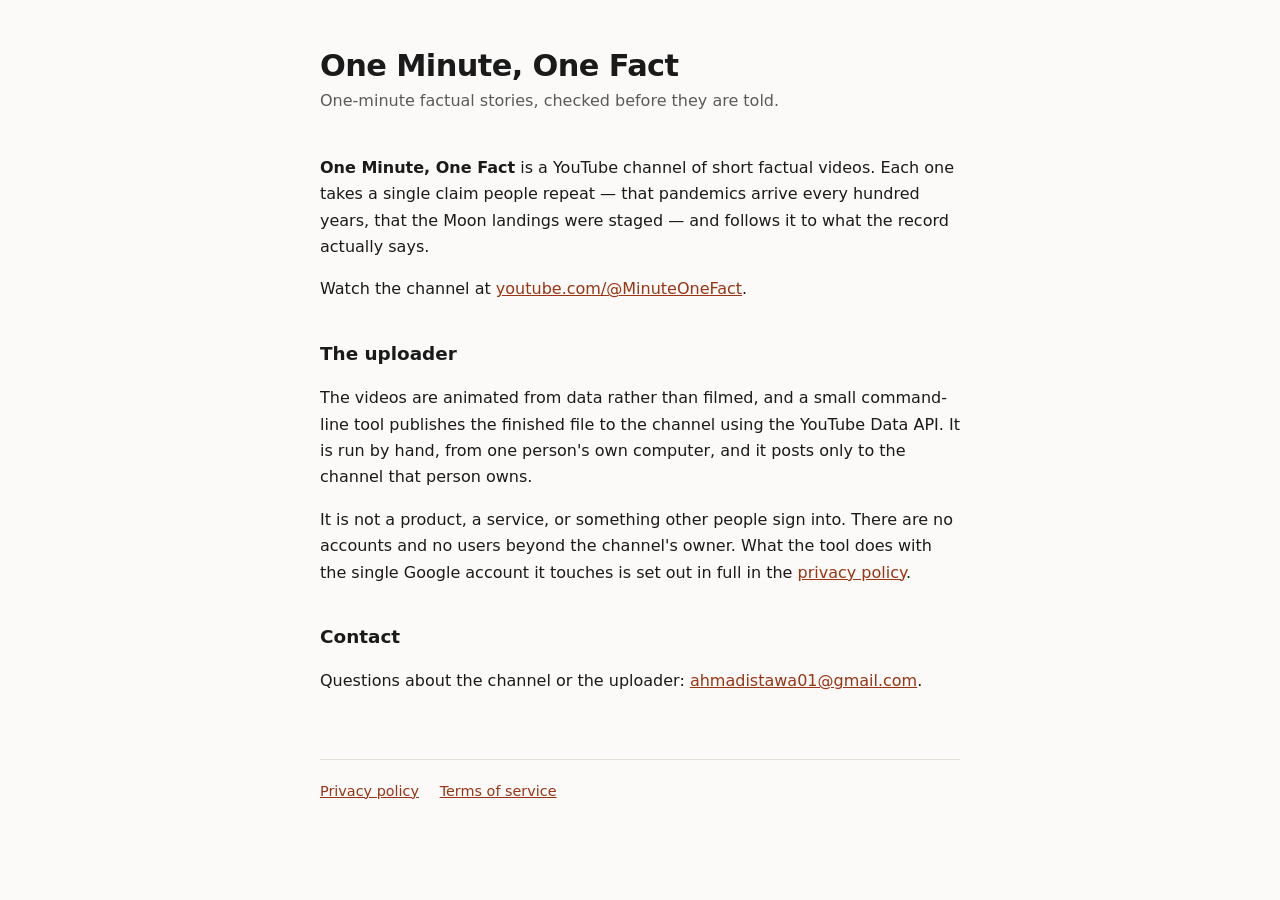
<file: index.html>
<!doctype html>
<html lang="en">
<head>
<meta charset="utf-8">
<meta name="viewport" content="width=device-width, initial-scale=1">
<title>One Minute, One Fact</title>
<meta name="description" content="A YouTube channel of one-minute factual stories, and the tool that publishes them.">
<link rel="stylesheet" href="style.css">
</head>
<body>

<h1>One Minute, One Fact</h1>
<p class="sub">One-minute factual stories, checked before they are told.</p>

<p>
  <strong>One Minute, One Fact</strong> is a YouTube channel of short factual
  videos. Each one takes a single claim people repeat &mdash; that pandemics
  arrive every hundred years, that the Moon landings were staged &mdash; and
  follows it to what the record actually says.
</p>

<p>
  Watch the channel at
  <a href="https://www.youtube.com/@MinuteOneFact">youtube.com/@MinuteOneFact</a>.
</p>

<h2>The uploader</h2>

<p>
  The videos are animated from data rather than filmed, and a small command-line
  tool publishes the finished file to the channel using the YouTube Data API. It
  is run by hand, from one person's own computer, and it posts only to the
  channel that person owns.
</p>

<p>
  It is not a product, a service, or something other people sign into. There are
  no accounts and no users beyond the channel's owner. What the tool does with
  the single Google account it touches is set out in full in the
  <a href="privacy.html">privacy policy</a>.
</p>

<h2>Contact</h2>

<p>
  Questions about the channel or the uploader:
  <a href="mailto:ahmadistawa01@gmail.com">ahmadistawa01@gmail.com</a>.
</p>

<footer>
  <a href="privacy.html">Privacy policy</a>
  <a href="terms.html">Terms of service</a>
</footer>

</body>
</html>
</file>
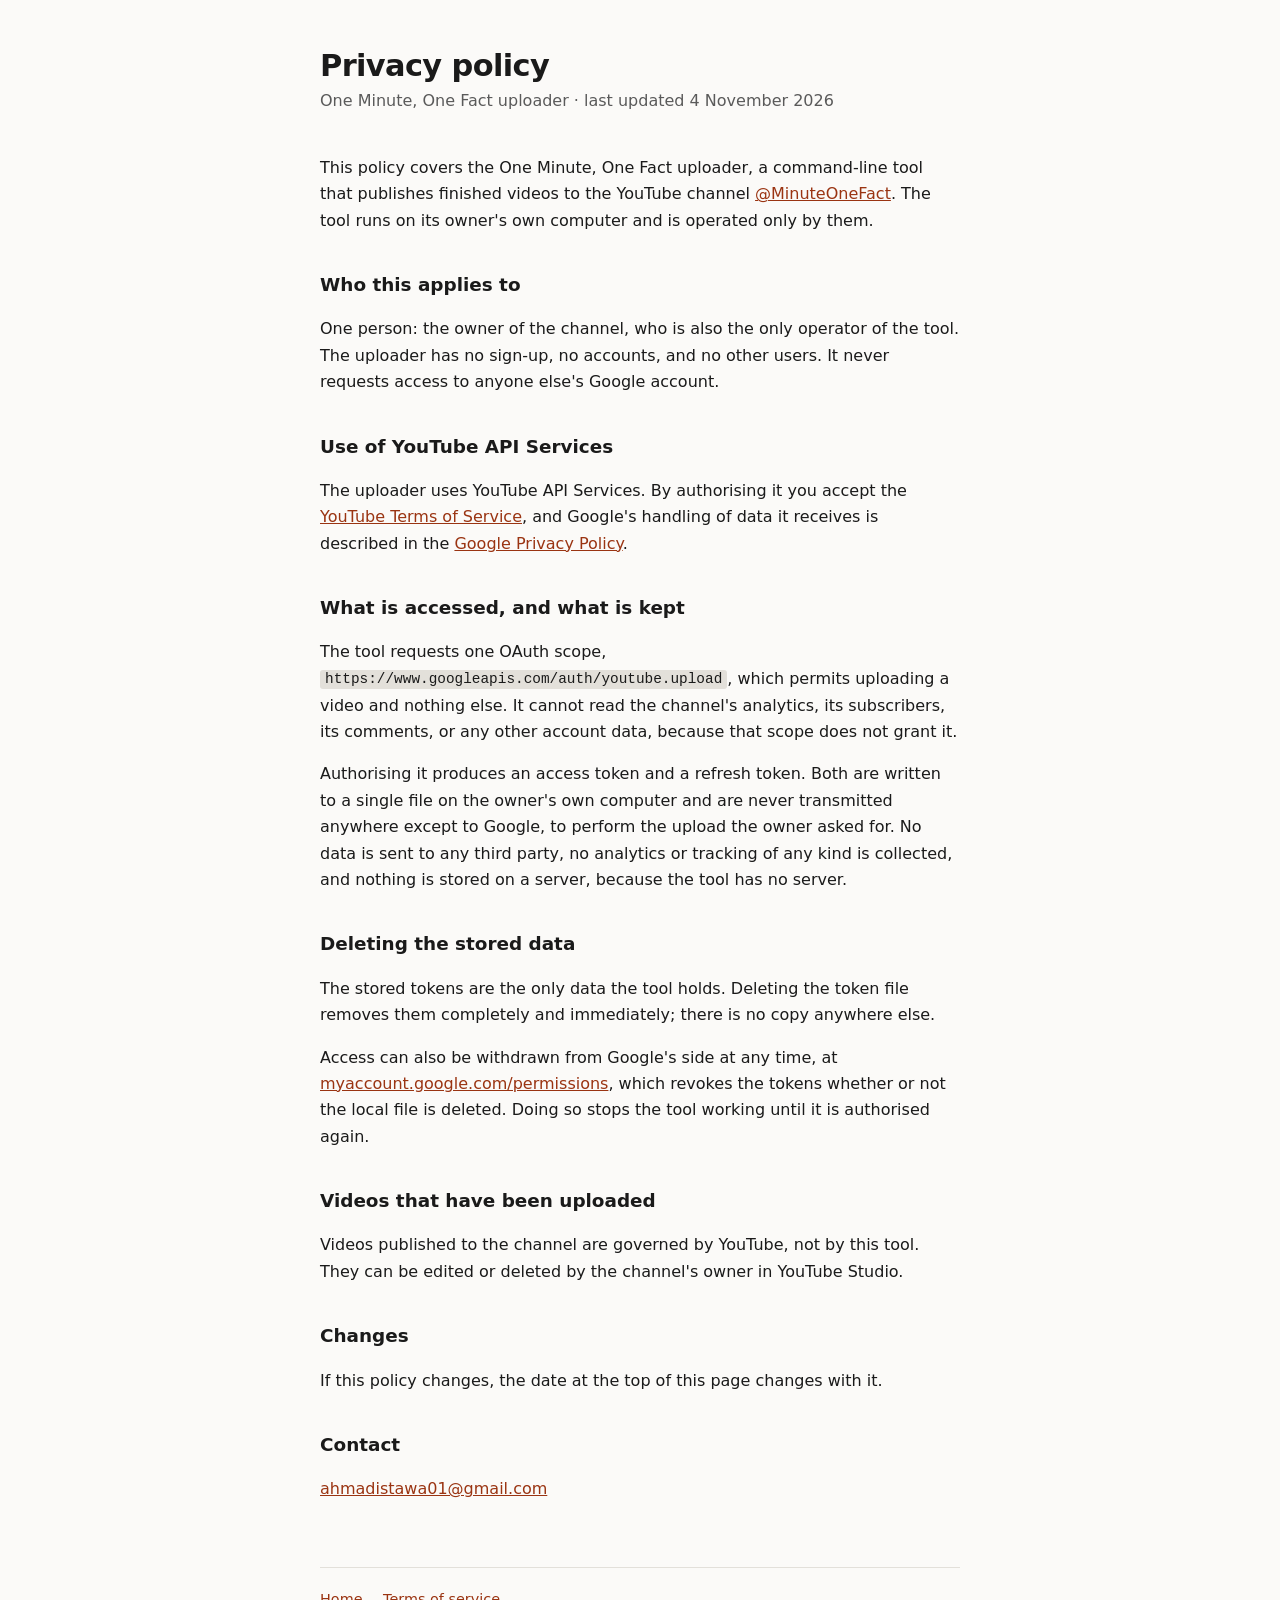
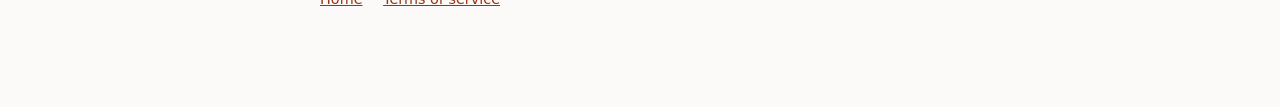
<file: privacy.html>
<!doctype html>
<html lang="en">
<head>
<meta charset="utf-8">
<meta name="viewport" content="width=device-width, initial-scale=1">
<title>Privacy Policy &mdash; One Minute, One Fact</title>
<meta name="description" content="What the One Minute, One Fact uploader does with Google account data.">
<link rel="stylesheet" href="style.css">
</head>
<body>

<h1>Privacy policy</h1>
<p class="sub">One Minute, One Fact uploader &middot; last updated 4 November 2026</p>

<p>
  This policy covers the One Minute, One Fact uploader, a command-line tool that
  publishes finished videos to the YouTube channel
  <a href="https://www.youtube.com/@MinuteOneFact">@MinuteOneFact</a>. The tool
  runs on its owner's own computer and is operated only by them.
</p>

<h2>Who this applies to</h2>

<p>
  One person: the owner of the channel, who is also the only operator of the
  tool. The uploader has no sign-up, no accounts, and no other users. It never
  requests access to anyone else's Google account.
</p>

<h2>Use of YouTube API Services</h2>

<p>
  The uploader uses YouTube API Services. By authorising it you accept the
  <a href="https://www.youtube.com/t/terms">YouTube Terms of Service</a>, and
  Google's handling of data it receives is described in the
  <a href="https://policies.google.com/privacy">Google Privacy Policy</a>.
</p>

<h2>What is accessed, and what is kept</h2>

<p>
  The tool requests one OAuth scope,
  <code>https://www.googleapis.com/auth/youtube.upload</code>, which permits
  uploading a video and nothing else. It cannot read the channel's analytics,
  its subscribers, its comments, or any other account data, because that scope
  does not grant it.
</p>

<p>
  Authorising it produces an access token and a refresh token. Both are written
  to a single file on the owner's own computer and are never transmitted
  anywhere except to Google, to perform the upload the owner asked for. No data
  is sent to any third party, no analytics or tracking of any kind is collected,
  and nothing is stored on a server, because the tool has no server.
</p>

<h2>Deleting the stored data</h2>

<p>
  The stored tokens are the only data the tool holds. Deleting the token file
  removes them completely and immediately; there is no copy anywhere else.
</p>

<p>
  Access can also be withdrawn from Google's side at any time, at
  <a href="https://myaccount.google.com/permissions">myaccount.google.com/permissions</a>,
  which revokes the tokens whether or not the local file is deleted. Doing so
  stops the tool working until it is authorised again.
</p>

<h2>Videos that have been uploaded</h2>

<p>
  Videos published to the channel are governed by YouTube, not by this tool.
  They can be edited or deleted by the channel's owner in YouTube Studio.
</p>

<h2>Changes</h2>

<p>
  If this policy changes, the date at the top of this page changes with it.
</p>

<h2>Contact</h2>

<p>
  <a href="mailto:ahmadistawa01@gmail.com">ahmadistawa01@gmail.com</a>
</p>

<footer>
  <a href="index.html">Home</a>
  <a href="terms.html">Terms of service</a>
</footer>

</body>
</html>
</file>
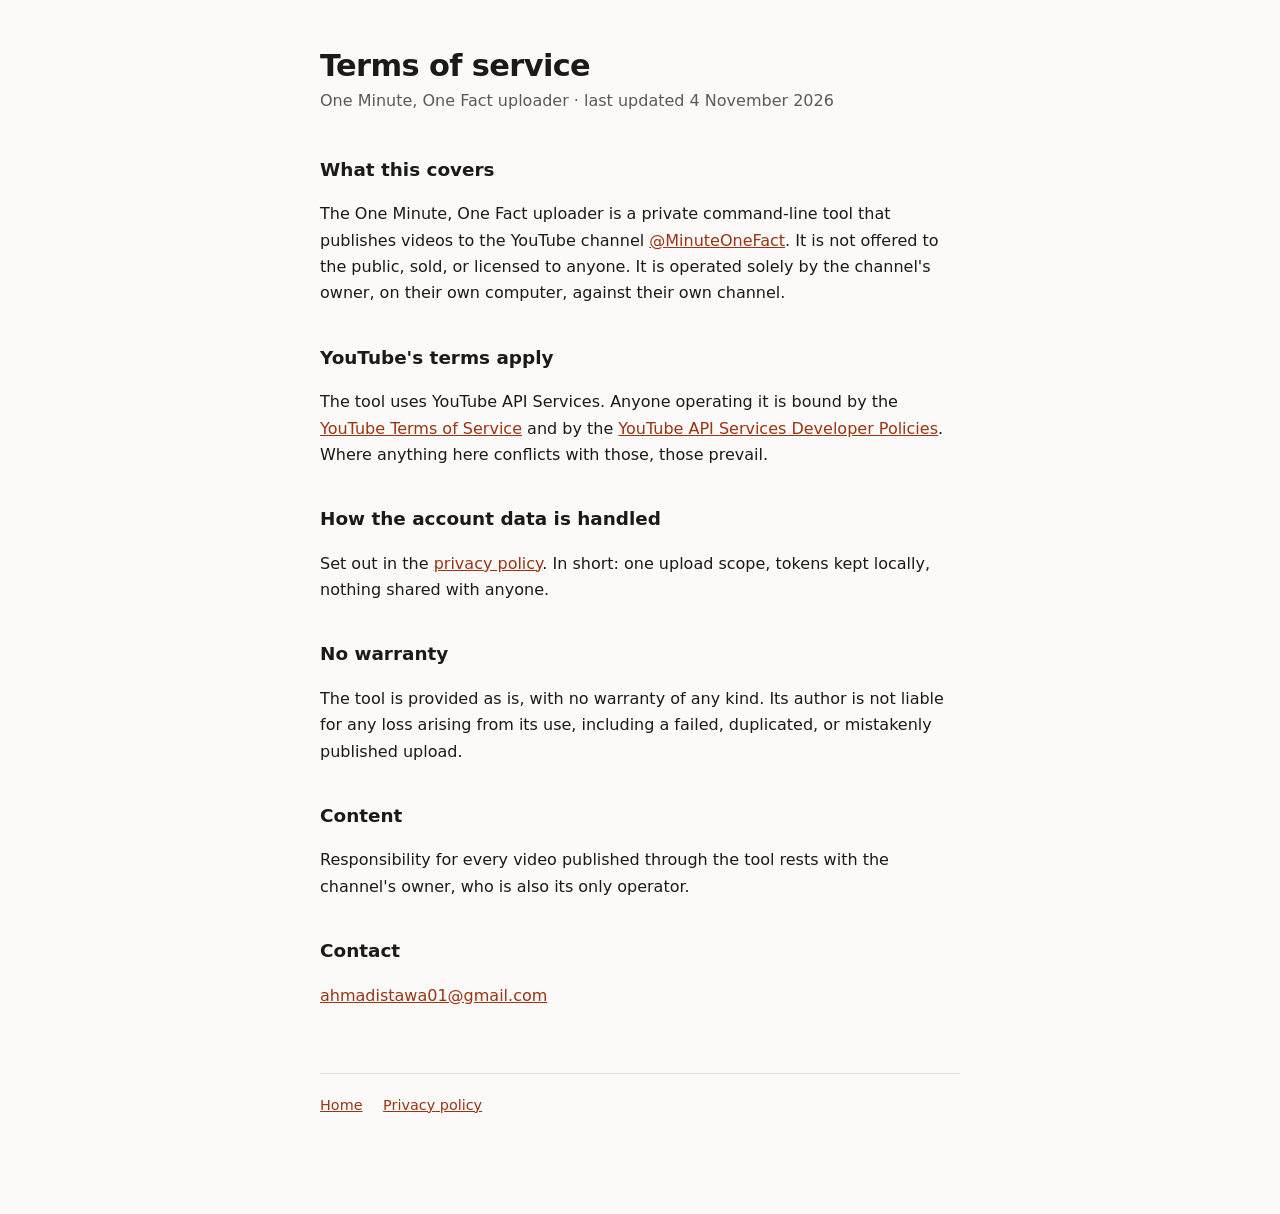
<file: terms.html>
<!doctype html>
<html lang="en">
<head>
<meta charset="utf-8">
<meta name="viewport" content="width=device-width, initial-scale=1">
<title>Terms of Service &mdash; One Minute, One Fact</title>
<meta name="description" content="Terms for the One Minute, One Fact uploader.">
<link rel="stylesheet" href="style.css">
</head>
<body>

<h1>Terms of service</h1>
<p class="sub">One Minute, One Fact uploader &middot; last updated 4 November 2026</p>

<h2>What this covers</h2>

<p>
  The One Minute, One Fact uploader is a private command-line tool that
  publishes videos to the YouTube channel
  <a href="https://www.youtube.com/@MinuteOneFact">@MinuteOneFact</a>. It is not
  offered to the public, sold, or licensed to anyone. It is operated solely by
  the channel's owner, on their own computer, against their own channel.
</p>

<h2>YouTube's terms apply</h2>

<p>
  The tool uses YouTube API Services. Anyone operating it is bound by the
  <a href="https://www.youtube.com/t/terms">YouTube Terms of Service</a> and by
  the <a href="https://developers.google.com/youtube/terms/developer-policies">YouTube API Services Developer Policies</a>.
  Where anything here conflicts with those, those prevail.
</p>

<h2>How the account data is handled</h2>

<p>
  Set out in the <a href="privacy.html">privacy policy</a>. In short: one upload
  scope, tokens kept locally, nothing shared with anyone.
</p>

<h2>No warranty</h2>

<p>
  The tool is provided as is, with no warranty of any kind. Its author is not
  liable for any loss arising from its use, including a failed, duplicated, or
  mistakenly published upload.
</p>

<h2>Content</h2>

<p>
  Responsibility for every video published through the tool rests with the
  channel's owner, who is also its only operator.
</p>

<h2>Contact</h2>

<p>
  <a href="mailto:ahmadistawa01@gmail.com">ahmadistawa01@gmail.com</a>
</p>

<footer>
  <a href="index.html">Home</a>
  <a href="privacy.html">Privacy policy</a>
</footer>

</body>
</html>
</file>
<file: style.css>
/* One stylesheet for the three pages Google's audit asks to see. Plain CSS,
   no build step: these are served straight from GitHub Pages. */
:root {
  --bg: #fbfaf8;
  --fg: #1a1a1a;
  --muted: #5a5a5a;
  --rule: #e3e0da;
  --link: #9a3412;
}
@media (prefers-color-scheme: dark) {
  :root {
    --bg: #141414;
    --fg: #ececec;
    --muted: #a3a3a3;
    --rule: #2e2e2e;
    --link: #fb923c;
  }
}
* { box-sizing: border-box; }
body {
  margin: 0 auto;
  padding: 3rem 16px 6rem;
  max-width: 42rem;
  background: var(--bg);
  color: var(--fg);
  font: 16px/1.65 ui-sans-serif, system-ui, -apple-system, "Segoe UI", sans-serif;
}
h1 { font-size: 1.9rem; line-height: 1.2; margin: 0 0 .25rem; letter-spacing: -0.02em; }
h2 { font-size: 1.15rem; margin: 2.25rem 0 .5rem; }
.sub { color: var(--muted); margin: 0 0 2.5rem; }
a { color: var(--link); }
footer {
  margin-top: 4rem;
  padding-top: 1.25rem;
  border-top: 1px solid var(--rule);
  color: var(--muted);
  font-size: .9rem;
}
footer a { margin-right: 1rem; }
code { background: var(--rule); padding: .1em .35em; border-radius: 3px; font-size: .9em; }
</file>
